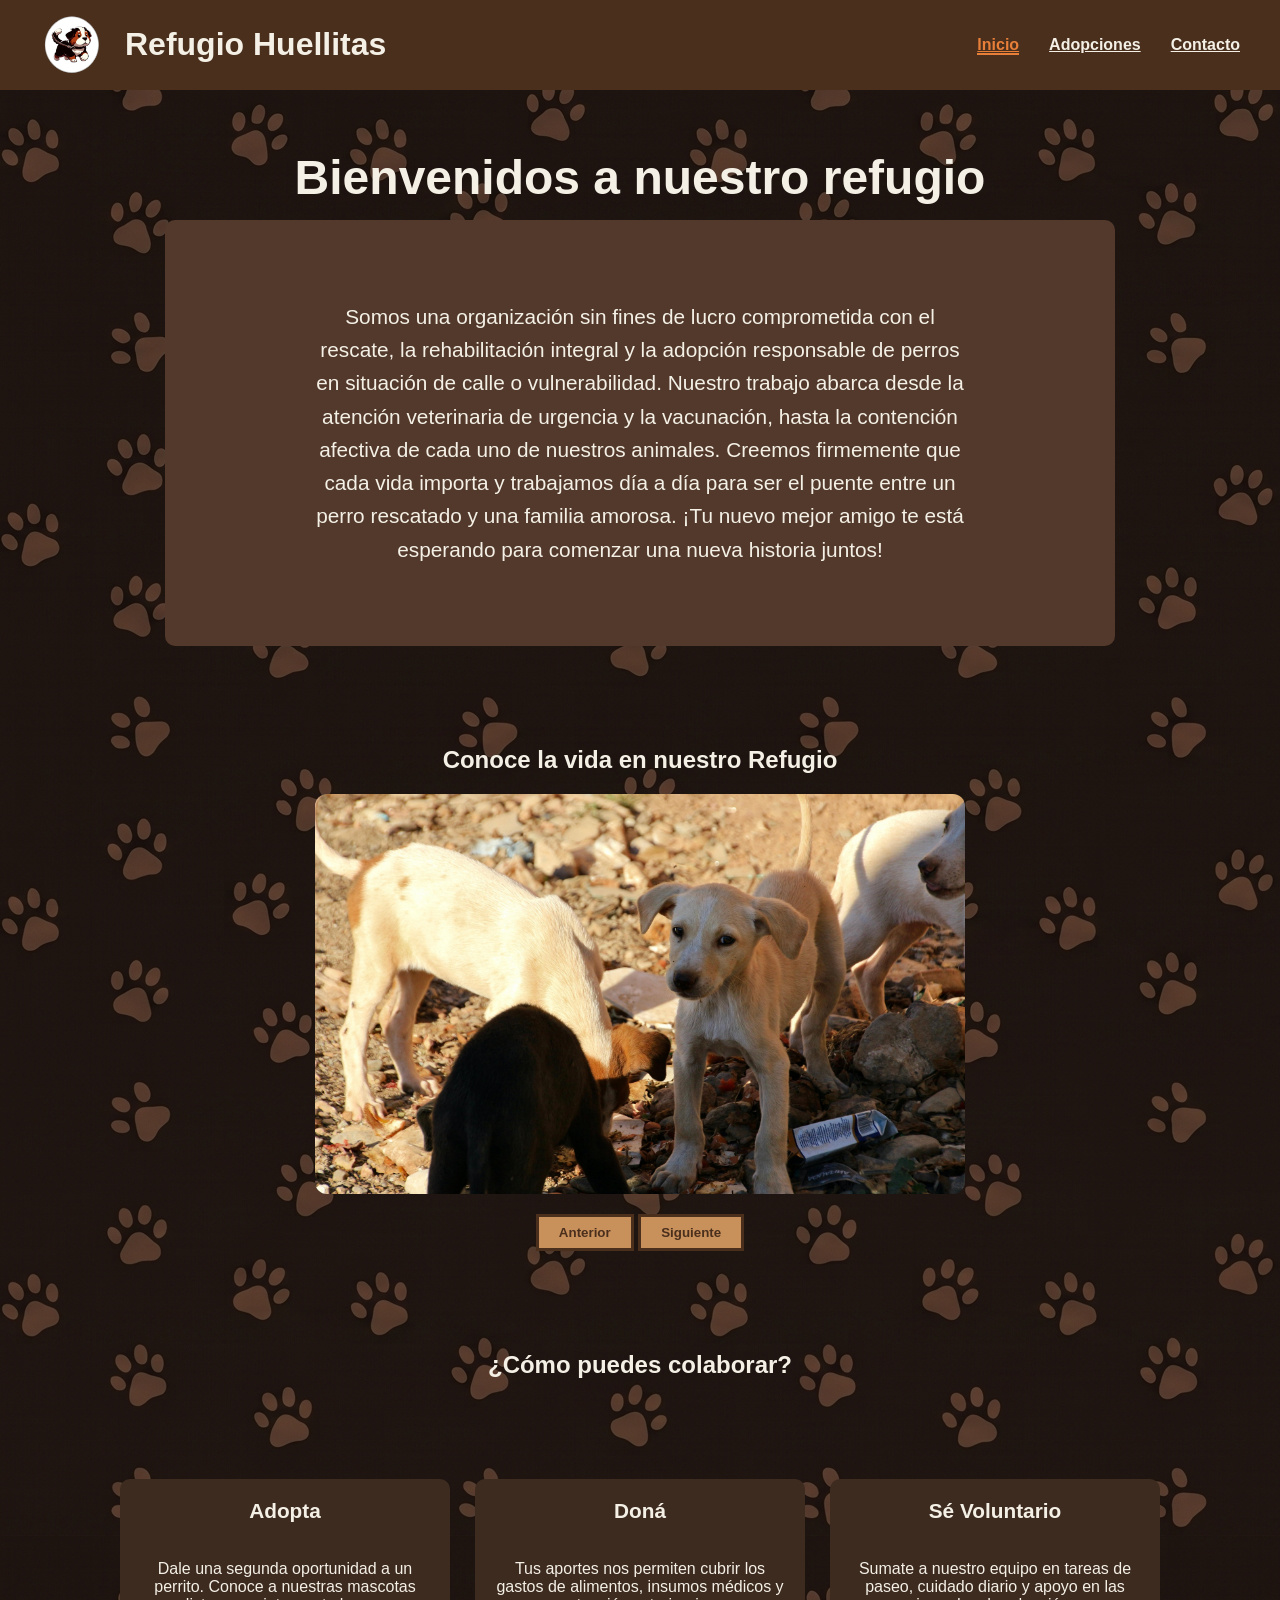
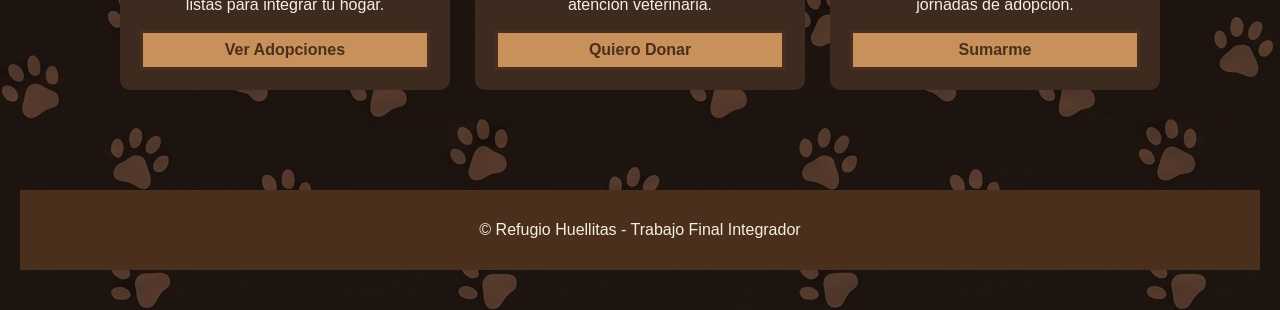
<file: index.html>
<!DOCTYPE html>
<html lang="es">
<head>
  <meta charset="UTF-8">
  <meta name="viewport" content="width=device-width, initial-scale=1.0">
  <title>Refugio Huellitas - Inicio</title>
  <link rel="stylesheet" href="CSS/estilos.css">
</head>
<body>

  <header class="header-principal">
    <!-- fuente de google.fonts -->
    <link rel="preconnect" href="https://fonts.googleapis.com">
    <link rel="preconnect" href="https://fonts.gstatic.com" crossorigin>
    <link href="https://fonts.googleapis.com/css2?family=Google+Sans:ital,opsz,wght@0,17..18,400..700;1,17..18,400..700&family=Inter:ital,opsz,wght@0,14..32,100..900;1,14..32,100..900&display=swap" rel="stylesheet">
    <div class="logo">
      <img src="Imagenes/logo-cachorro.png" alt="Logotipo de Refugio Huellitas con ilustracion de cachorro tricolor." class="logo-img">
      <h1>Refugio Huellitas</h1>
    </div>
    <nav class="menu-navegacion">
      <ul>
        <li><a href="index.html" class="activo">Inicio</a></li>
        <li><a href="adopciones.html">Adopciones</a></li>
        <li><a href="contacto.html">Contacto</a></li>
      </ul>
    </nav>
  </header>

  <main class="contenido-principal">
    <section class="bienvenida">
      <h2>Bienvenidos a nuestro refugio</h2>
      <p>Somos una organización sin fines de lucro comprometida con el rescate, la rehabilitación integral y la adopción responsable de perros en situación de calle o vulnerabilidad. Nuestro trabajo abarca desde la atención veterinaria de urgencia y la vacunación, hasta la contención afectiva de cada uno de nuestros animales. Creemos firmemente que cada vida importa y trabajamos día a día para ser el puente entre un perro rescatado y una familia amorosa. ¡Tu nuevo mejor amigo te está esperando para comenzar una nueva historia juntos!</p>
    </section>
    

    <section class="seccion-carrusel">
      <h2>Conoce la vida en nuestro Refugio</h2>
      <div class="carrusel-contenedor">
        <img id="imagen-carrusel" src="Imagenes/jauria1.jpg" alt="Grupo de perros y cachorros del refugio compartiendo al aire libre">
      </div>


      <div class="botones-carrusel">
        <button id="btn-anterior" class="btn-carrusel">Anterior</button>
        <button id="btn-siguiente" class="btn-carrusel">Siguiente</button>
      </div>
    </section>

    <!-- nueva seccion para el inicio -->
    <section class="seccion-ayuda">
      <h2>¿Cómo puedes colaborar?</h2>
      <div class="grilla-ayuda">
      
        <article class="card-ayuda">
          <h3>Adopta</h3>
          <p>Dale una segunda oportunidad a un perrito. Conoce a nuestras mascotas listas para integrar tu hogar.</p>
          <a href="adopciones.html" class="btn-enlace">Ver Adopciones</a>
        </article>

        <article class="card-ayuda">
          <h3>Doná</h3>
          <p>Tus aportes nos permiten cubrir los gastos de alimentos, insumos médicos y atención veterinaria.</p>
          <a href="contacto.html" class="btn-enlace">Quiero Donar</a>
        </article>

        <article class="card-ayuda">
          <h3>Sé Voluntario</h3>
          <p>Sumate a nuestro equipo en tareas de paseo, cuidado diario y apoyo en las jornadas de adopción.</p>
          <a href="contacto.html" class="btn-enlace">Sumarme</a>
        </article>

      </div>
    </section>

    
    
  </main>
  
  
  <footer>
    <p>&copy; Refugio Huellitas - Trabajo Final Integrador</p>
  </footer>

  <script src="js/carrusel.js"></script>

</body>
</html>
</file>
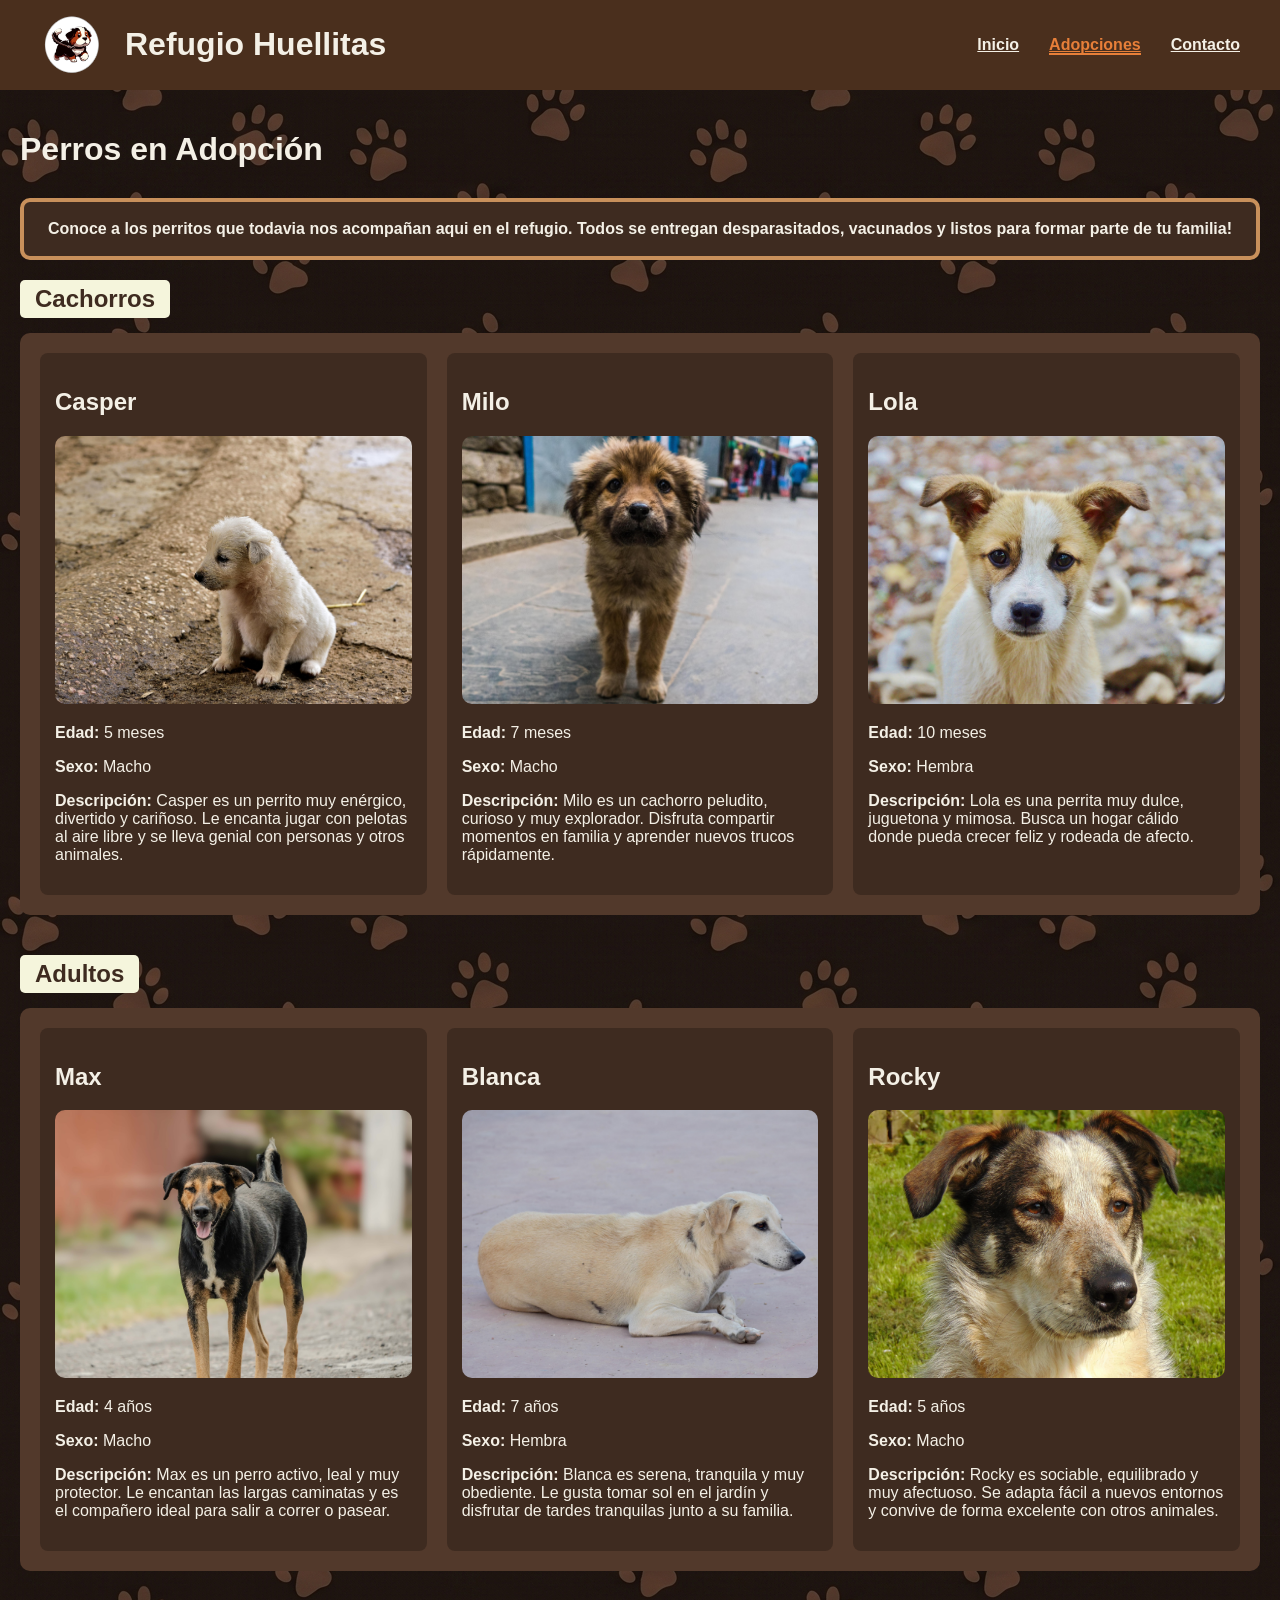
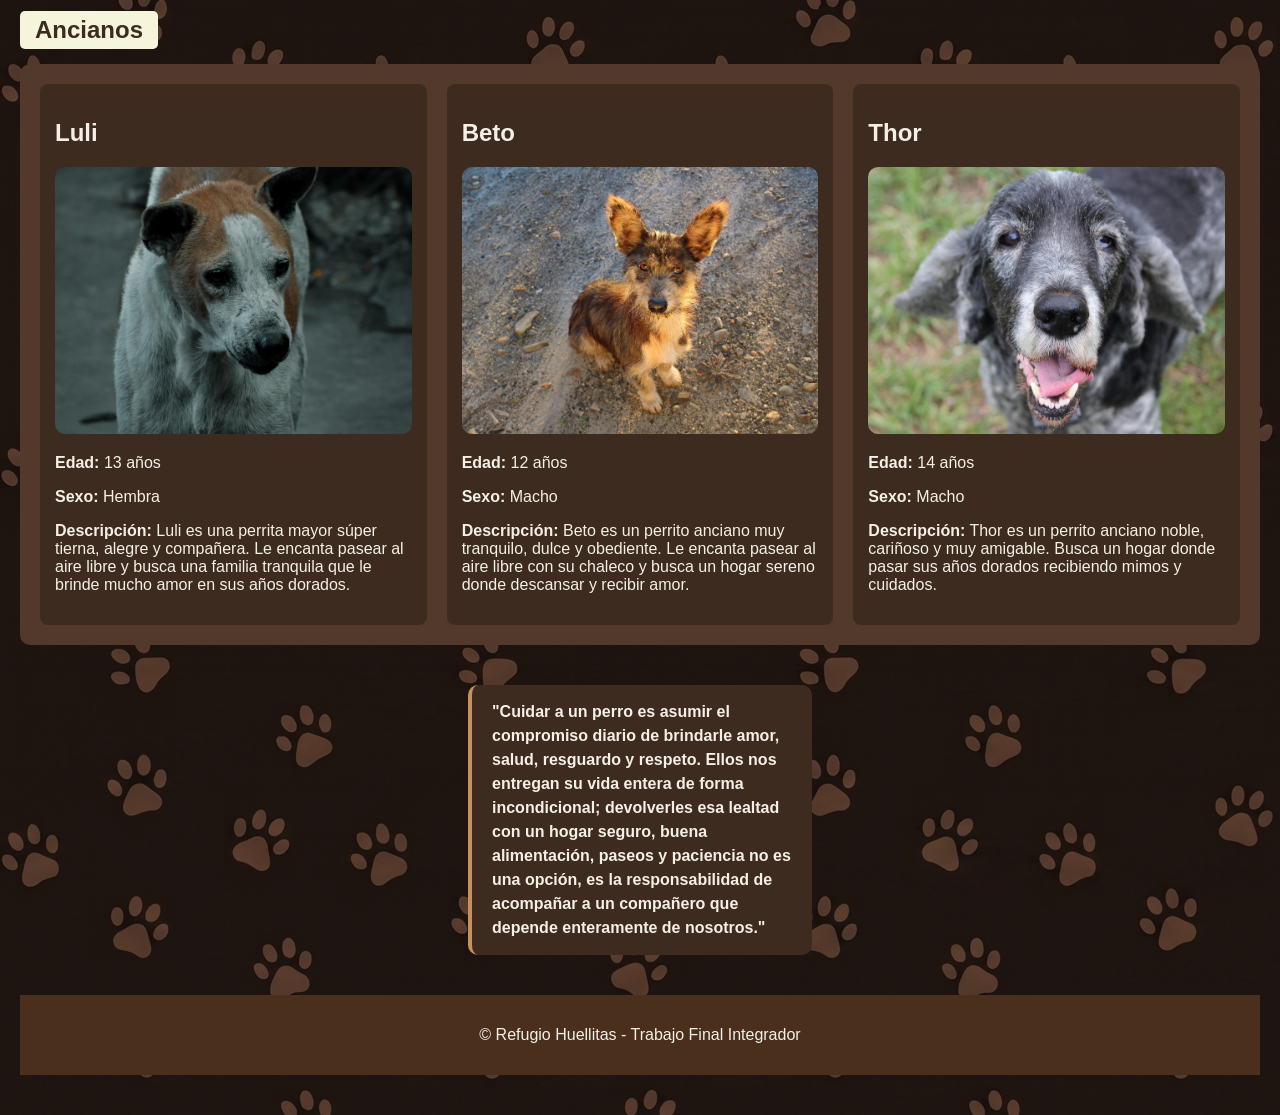
<file: adopciones.html>
<!DOCTYPE html>
<html lang="es">
<head>
  <meta charset="UTF-8">
  <meta name="viewport" content="width=device-width, initial-scale=1.0">
  <title>Refugio Huellitas - Adopciones</title>
  <link rel="stylesheet" href="CSS/estilos.css">
</head>
<body>

  <header class="header-principal">
    <div class="logo">
      <img src="Imagenes/logo-cachorro.png" alt="" class="logo-img">
      <h1>Refugio Huellitas</h1>
    </div>
    <nav class="menu-navegacion">
      <ul>
        <li><a href="index.html">Inicio</a></li>
        <li><a href="adopciones.html" class="activo">Adopciones</a></li>
        <li><a href="contacto.html">Contacto</a></li>
      </ul>
    </nav>
  </header>
  
  
<main class="contenido-principal">
  <h1>Perros en Adopción</h1>
  <p class="intro-adopcion"><strong>Conoce a los perritos que todavia nos acompañan aqui en el refugio. Todos se entregan desparasitados, vacunados y listos para formar parte de tu familia!</strong></p>

  <section class="cat-adopcion">
    <h2 class="titulo-categoria"> Cachorros </h2>
    
    <div class="grilla-perros">
      <article class="columna-card">
        <h2> Casper </h2>
        <div class="galeria-perro">
          <img src="Imagenes/Casper.jpg" alt="Cachorro blanco mestizo sentado en el suelo">
        </div>
        <p><strong>Edad:</strong> 5 meses</p>
        <p><strong>Sexo:</strong> Macho</p>
        <p><strong>Descripción:</strong> Casper es un perrito muy enérgico, divertido y cariñoso. Le encanta jugar con pelotas al aire libre y se lleva genial con personas y otros animales.</p>
      </article>

      <article class="columna-card">
        <h2> Milo </h2>
        <div class="galeria-perro">
          <img src="Imagenes/Milo.jpg" alt="Cachorro de pelaje marrón y aspecto esponjoso mirando a la cámara">
        </div>
        <p><strong>Edad:</strong> 7 meses</p>
        <p><strong>Sexo:</strong> Macho</p>
        <p><strong>Descripción:</strong> Milo es un cachorro peludito, curioso y muy explorador. Disfruta compartir momentos en familia y aprender nuevos trucos rápidamente.</p>
      </article>

      <article class="columna-card">
        <h2> Lola </h2>
        <div class="galeria-perro">
          <img src="Imagenes/Lola.jpg" alt="Cachorrita de manchas marrones y blancas mirando fijamente a la cámara">
        </div>
        <p><strong>Edad:</strong> 10 meses</p>
        <p><strong>Sexo:</strong> Hembra</p>
        <p><strong>Descripción:</strong> Lola es una perrita muy dulce, juguetona y mimosa. Busca un hogar cálido donde pueda crecer feliz y rodeada de afecto.</p>
      </article>
    </div>
  </section>

  <section class="cat-adopcion">
    <h2 class="titulo-categoria"> Adultos </h2>
  
    <div class="grilla-perros">
      <article class="columna-card">
        <h2> Max </h2>
        <div class="galeria-perro">
          <img src="Imagenes/Max.jpg" alt="Perro adulto de tamaño mediano parado al aire libre">
        </div>
        <p><strong>Edad:</strong> 4 años</p>
        <p><strong>Sexo:</strong> Macho</p>
        <p><strong>Descripción:</strong> Max es un perro activo, leal y muy protector. Le encantan las largas caminatas y es el compañero ideal para salir a correr o pasear.</p>
      </article>

      <article class="columna-card">
        <h2> Blanca </h2>
        <div class="galeria-perro">
          <img src="Imagenes/Blanca.jpg" alt="Perrita mestiza de color blanco descansando serenamente en el suelo">
        </div>
        <p><strong>Edad:</strong> 7 años</p>
        <p><strong>Sexo:</strong> Hembra</p>
        <p><strong>Descripción:</strong> Blanca es serena, tranquila y muy obediente. Le gusta tomar sol en el jardín y disfrutar de tardes tranquilas junto a su familia.</p>
      </article>
  
      <article class="columna-card">
        <h2> Rocky </h2>
        <div class="galeria-perro">
          <img src="Imagenes/Rocky.jpg" alt="Retrato en primer plano de perro adulto mestizo mirando de frente">
        </div>
        <p><strong>Edad:</strong> 5 años</p>
        <p><strong>Sexo:</strong> Macho</p>
        <p><strong>Descripción:</strong> Rocky es sociable, equilibrado y muy afectuoso. Se adapta fácil a nuevos entornos y convive de forma excelente con otros animales.</p>
      </article>
    </div>
  </section>
    
  <section class="cat-adopcion">
    <h2 class="titulo-categoria"> Ancianos </h2>
    
    <div class="grilla-perros">
      <article class="columna-card">
        <h2> Luli </h2>
        <div class="galeria-perro">
          <img src="Imagenes/Luli.jpg" alt="Perrita anciana mestiza mirándote con expresión dulce">
        </div>
        <p><strong>Edad:</strong> 13 años</p>
        <p><strong>Sexo:</strong> Hembra</p>
        <p><strong>Descripción:</strong> Luli es una perrita mayor súper tierna, alegre y compañera. Le encanta pasear al aire libre y busca una familia tranquila que le brinde mucho amor en sus años dorados.</p>
      </article>
    
      <article class="columna-card">
        <h2> Beto </h2>
        <div class="galeria-perro">
          <img src="Imagenes/Beto.jpg" alt="Perrito mayor pequeño de orejas erguidas mirando a la cámara">
        </div>
        <p><strong>Edad:</strong> 12 años</p>
        <p><strong>Sexo:</strong> Macho</p>
        <p><strong>Descripción:</strong> Beto es un perrito anciano muy tranquilo, dulce y obediente. Le encanta pasear al aire libre con su chaleco y busca un hogar sereno donde descansar y recibir amor.</p>
      </article>

      <article class="columna-card">
        <h2> Thor </h2>
        <div class="galeria-perro">
          <img src="Imagenes/Thor.jpg" alt="Perro senior con hocico canoso y sonrisa alegre mirando de frente">
        </div>
        <p><strong>Edad:</strong> 14 años</p>
        <p><strong>Sexo:</strong> Macho</p>
        <p><strong>Descripción:</strong> Thor es un perrito anciano noble, cariñoso y muy amigable. Busca un hogar donde pasar sus años dorados recibiendo mimos y cuidados.</p>
      </article>
    </div>
  </section>

  <p class="frase-concientizacion"><strong>"Cuidar a un perro es asumir el compromiso diario de brindarle amor, salud, resguardo y respeto. Ellos nos entregan su vida entera de forma incondicional; devolverles esa lealtad con un hogar seguro, buena alimentación, paseos y paciencia no es una opción, es la responsabilidad de acompañar a un compañero que depende enteramente de nosotros."</strong></p>

</main>
    
    
  <footer>
    <p>&copy; Refugio Huellitas - Trabajo Final Integrador</p>
  </footer>

</body>
</html>
</file>
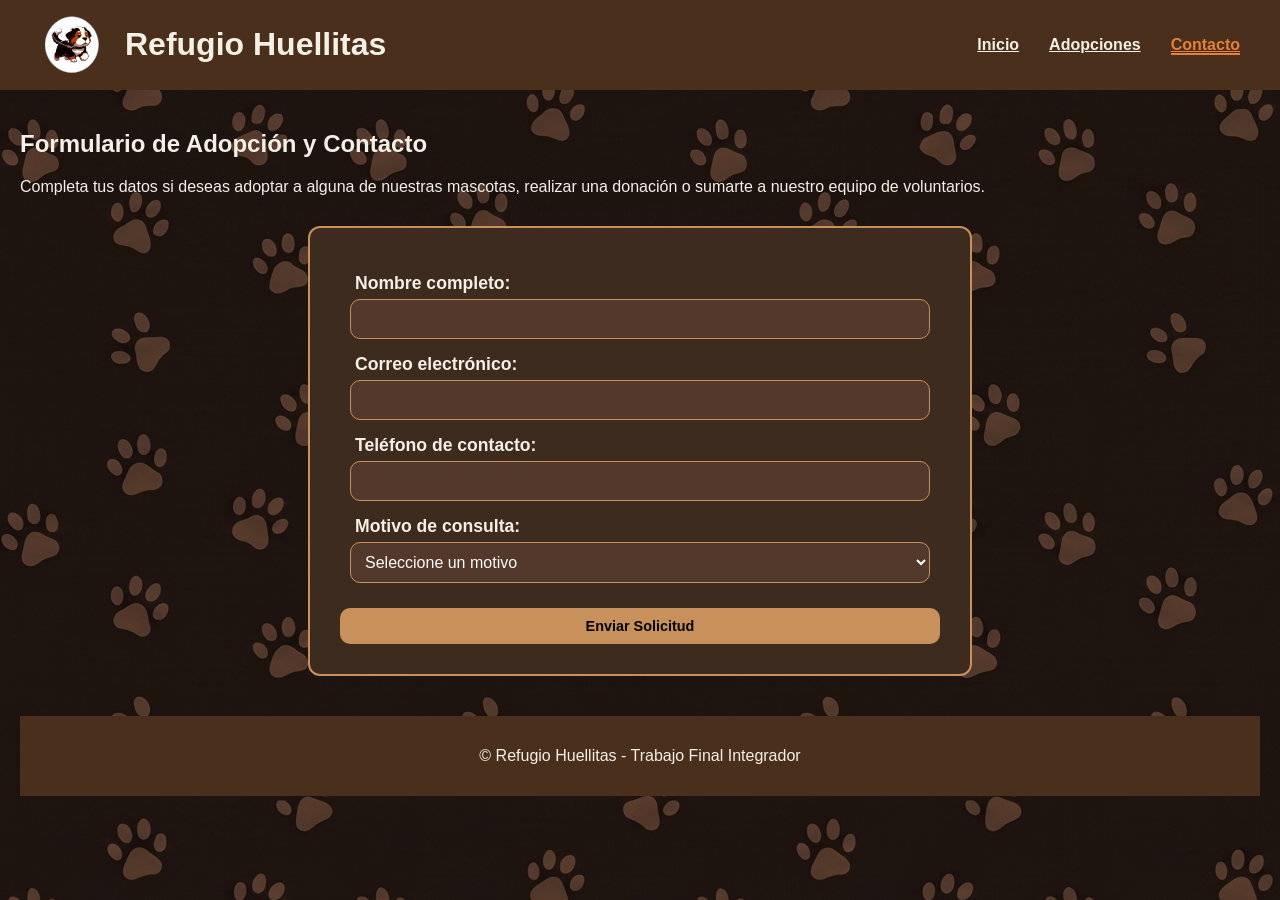
<file: contacto.html>
<!DOCTYPE html>
<html lang="es">
<head>
  <meta charset="UTF-8">
  <meta name="viewport" content="width=device-width, initial-scale=1.0">
  <title>Refugio Huellitas - Contacto</title>
  <link rel="stylesheet" href="CSS/estilos.css">
</head>
<body>

  <header class="header-principal">
    <div class="logo">
      <img src="Imagenes/logo-cachorro.png" alt="" class="logo-img">
      <h1>Refugio Huellitas</h1>
    </div>
    <nav class="menu-navegacion">
      <ul>
        <li><a href="index.html">Inicio</a></li>
        <li><a href="adopciones.html">Adopciones</a></li>
        <li><a href="contacto.html" class="activo">Contacto</a></li>
      </ul>
    </nav>
  </header>
  
  
  <main class="contenido-principal">
    <section class="seccion-contacto">
      <h2>Formulario de Adopción y Contacto</h2>
      <p>Completa tus datos si deseas adoptar a alguna de nuestras mascotas, realizar una donación o sumarte a nuestro equipo de voluntarios.</p>

      <!-- aca va un formulario -->
      <form id="form-contacto" novalidate>
        
        <div class="formulario">
          <label for="nombre">Nombre completo:</label>
          <input type="text" id="nombre" name="nombre">
          <span class="mensaje-error" id="error-nombre"></span>
        </div>

        <div class="formulario">
          <label for="email">Correo electrónico:</label>
          <input type="email" id="email" name="email">
          <span class="mensaje-error" id="error-email"></span>
        </div>

        <div class="formulario">
          <label for="telefono">Teléfono de contacto:</label>
          <input type="text" id="telefono" name="telefono">
          <span class="mensaje-error" id="error-telefono"></span>
        </div>

        <div class="formulario">
          <label for="motivo">Motivo de consulta:</label>
          <select id="motivo" name="motivo">
            <option value="">Seleccione un motivo</option>
            <option value="Adopción">Quiero adoptar</option>
            <option value="Donación">Quiero hacer una donación</option>
            <option value="Voluntariado">Quiero ser voluntario</option>
          </select>
          <span class="mensaje-error" id="error-motivo""></span>
        </div>

        <button type="submit">Enviar Solicitud</button>
      </form>

      <div id="resumen-envio"></div>

    </section>
  </main>
    
  <footer>
    <p>&copy; Refugio Huellitas - Trabajo Final Integrador</p>
  </footer>

  <script src="js/form.js"></script>

</body>
</html>
</file>
<file: CSS/estilos.css>
/* ESTRUCTURA */

body{
    background-image: url('../Imagenes/fondo-patitas.jpg');
    color: #F4F0E6;
    margin: 0;
    padding: 110px 20px 40px 20px;
    /* fuente de google.fonts */
    font-family: "Google Sans", sans-serif;
    font-optical-sizing: auto;
    font-weight: weight;
    font-style: normal;
    font-variation-settings: "GRAD" 0;
}

.logo h1{
    color: #F4F0E6;
}

.header-principal {
    display: flex;
    justify-content: space-between;
    align-items: center;
    padding: 5px 40px;
    background-color: #4A2F1D;
    position: fixed;
    top: 0;
    left: 0;
    z-index: 1000;
    width: 100%;
    box-sizing: border-box;
}

.menu-navegacion ul{
    list-style: none;
    display: flex;
    gap: 30px;
    margin: 0;
    padding: 0;
}

.menu-navegacion ul li a {
    text-decoration-style: underline;
    color: #F4F0E6;
    font-weight: bold;
}

.menu-navegacion a.activo {
    color: #e77f39;
    border-bottom: 2px solid; 
}

.logo{
    display: flex;
    align-items: center;
    gap: 20px;
}

.logo-img {
    width: 65px;
    height: 65px;
    object-fit: cover;
}

/* footer del mismo color que el header para dar una mejor estetica visual */
footer {
    background-color: #4A2F1D; 
    color: #F4F0E6;          
    text-align: center;
    padding: 15px 20px;
    margin-top: 40px;       
    box-sizing: border-box;
}


/*INICIO*/
.bienvenida h2 {
    text-align: center;
    color: #F4F0E6;
    font-size: 3rem;
    margin-bottom: 15px;
}

.bienvenida p {
    background-color: #52392b;
    text-align: center;
    border-radius: 10px;
    padding: 80px 150px;
    max-width: 650px;
    margin: 0 auto;
    
    font-size: 1.3rem;           
    line-height: 1.6;              
    font-weight: 500;
}

/* carrusel de imagenes*/
.seccion-carrusel {
    text-align: center;
    margin-top: 100px;
}

.carrusel-contenedor {
    max-width: 650px;
    height: 400px;
    margin: 20px auto;
    border-radius: 12px;
    overflow: hidden;
}

.carrusel-contenedor img {
    width: 100%;
    height: 100%;
    object-fit: cover;
}

.botones-carrusel {
    text-align: center;
}

.btn-carrusel, .btn-enlace {
    background-color: #C8905B;
    color: #4A2F1D;
    border: 3px solid #4A2F1D;
    padding: 8px 20px;
    font-weight: bold;
    text-decoration: none;
}

.btn-carrusel:hover, .btn-enlace:hover {
    background-color: #F4F0E6;
}

/* css de la seccion ayuda(adopta, sona, se voluntario) */
.seccion-ayuda {
    text-align: center;
    margin: 100px;

}

.seccion-ayuda h2 {
    margin-bottom: 100px;
}

.grilla-ayuda {
    display: flex;
    gap: 25px;
    flex-wrap: wrap;
}

.card-ayuda {
    flex: 1 1;
    background-color: #3E2B20;
    padding: 20px;
    border-radius: 10px;
    box-sizing: border-box; 
    display: flex;
    flex-direction: column;
}

.card-ayuda h3 {
    margin-top: 0;
    font-size: 1.3rem; 
}


/* ADOPCIÓN */
.cat-adopcion {
    margin-bottom: 40px;
}

.titulo-categoria {
    background-color: beige;
    color: #3E2B20;
    width: fit-content; 
    padding: 5px 15px;
    border-radius: 5px;
    margin-bottom: 15px;
}

/* grilla completa para cada categoria de perros (cachorro, adulto, anciano) */
.grilla-perros {
    display: flex;
    flex-wrap: wrap;
    gap: 20px;
    background-color: #52392b;
    padding: 20px;
    border-radius: 10px;
}

.columna-card {
    flex: 1 1 calc(33.333% - 20px); /* 3 columnas en escritorio, si hay mas, bajan*/
    background-color: #3E2B20;
    padding: 15px;
    border-radius: 8px;
    box-sizing: border-box;
}

.galeria-perro {          
    margin-top: 12px;
    margin-bottom: 12px;  
    width: 100%;
}

/* ajustes para las imagenes del flexbox*/
.galeria-perro img {
    flex: 1; 
    width: 100%;
    aspect-ratio: 4 / 3;
    height: auto;          
    object-fit:cover;   
    border-radius: 10px;
}

.intro-adopcion {
    background-color: #3E2B20;
    border: 4px solid #C8905B;
    padding: 15px 20px;
    margin: 30px auto 10px auto;
    border-radius: 10px;
    text-align: center;
    line-height: 1.5;
}

.frase-concientizacion {
    background-color: #3E2B20;
    border-left: 4px solid #C8905B;
    padding: 15px 20px;
    margin: 30px auto 10px auto;
    border-radius: 10px;
    max-width: 300px;
    line-height: 1.5;
}

/* FORMULARIO */
#form-contacto {
    max-width: 600px;
    margin: 30px auto;
    padding: 30px;
    background-color: #3E2B20;
    border: 2px solid #C8905B;
    border-radius: 12px;   
}

.formulario {
    display: flex;
    flex-direction: column;
    margin: 10px;
}

.formulario label {
    font-weight: bold;
    font-size: 1.1rem;
    margin: 5px;
}

.formulario input[type="text"],.formulario input[type="email"],.formulario select {
    width: 100%;
    padding: 10px;
    border: 1px solid #C8905B;
    border-radius: 10px;
    background-color: #52392b;
    color: #fcfafa;
    font-size: 1rem;
    box-sizing: border-box;
}

/* css del boton enviar solicitud */
.seccion-contacto button[type="submit"]{
    width: 100%;
    margin-top: 15px;
    padding: 10px;
    background-color: #C8905B;
    color: #050505;
    border: none;
    border-radius: 10px;
    font-weight: bold;
    font-size: 0.9rem;
}

.mensaje-error{
    color: red;
}

/* css del envio */
#resumen-envio {
    margin-top: 25px;
}

.tarjeta-resumen {
    background-color: #3E2B20;
    border: 2px solid #C8905B;
    padding: 20px;
    border-radius: 10px;
}

.tarjeta-resumen h3 {
    color: #C8905B;
    margin-top: 0;
    margin-bottom: 15px;
}

.tarjeta-resumen p {
    margin: 8px 0;
    color: #F4F0E6;
}

.mensaje-exito {
    color: #A8E6CF;
    font-weight: bold;
    margin-top: 15px;
}

/* =====================================
    Diseño responsive
    ==================================== */

    @media (max-width: 780px) {
    
    /* estilos globales */
    body {
        padding: 150px 15px 50px 15px;
    }

    .header-principal {
        flex-direction: column;
        gap: 10px;
        padding: 10px;
    }

    .menu-navegacion ul {
        gap: 15px;
    }

    /* seccion inicio */
    .bienvenida h2 {
        font-size: 2rem;
    }

    .bienvenida p {
        padding: 25px 20px; 
        font-size: 1.1rem;
    }

    .seccion-carrusel {
        margin-top: 30px;
    }

    .carrusel-contenedor {
        height: 250px;
    }

    .seccion-ayuda {
        margin: 40px 10px;
    }

    .seccion-ayuda h2 {
        margin-bottom: 20px;
    }

    .card-ayuda {
        flex: 1 1 100%; 
    }

    /* seccion adopciones */
    .columna-card {
        flex: 1 1 100%; 
    }
    
    /* seccion contacto */
    #form-contacto {
        padding: 20px 15px;
        margin: 20px auto;
    }
}
</file>
